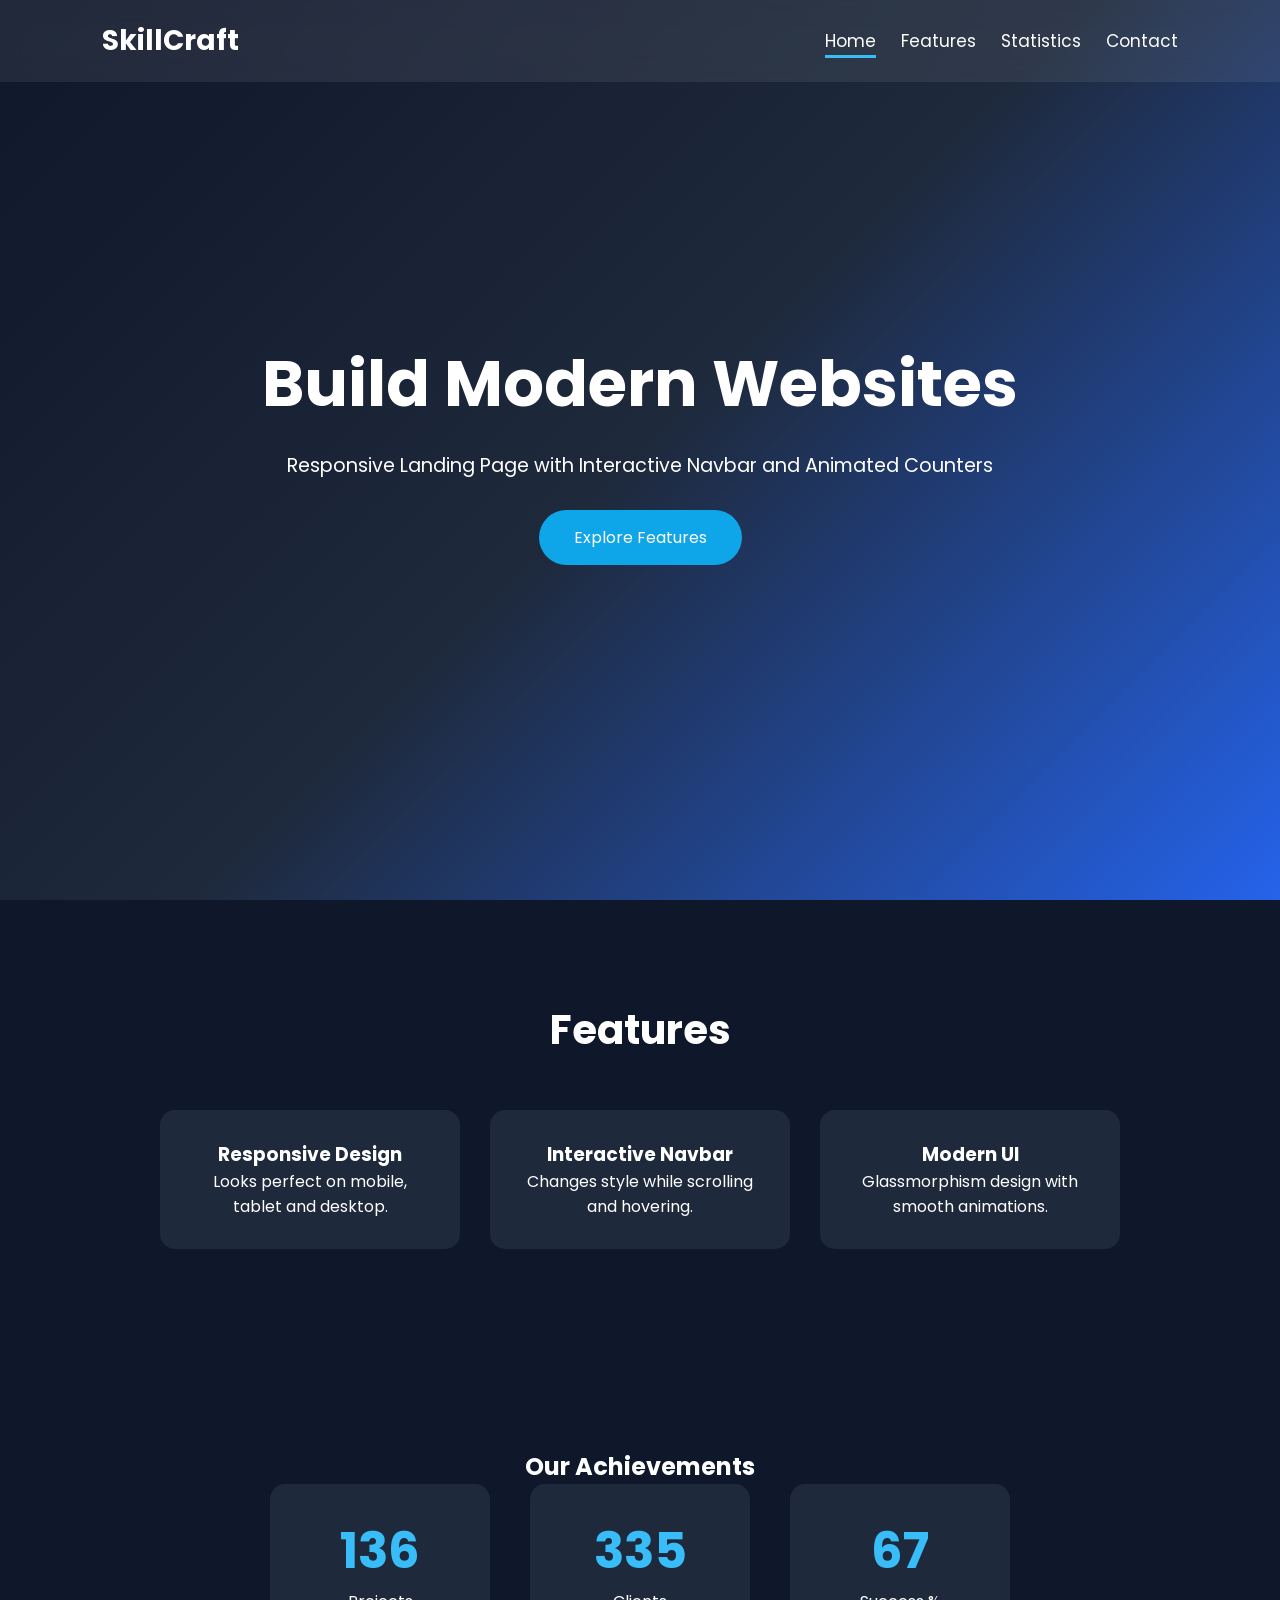
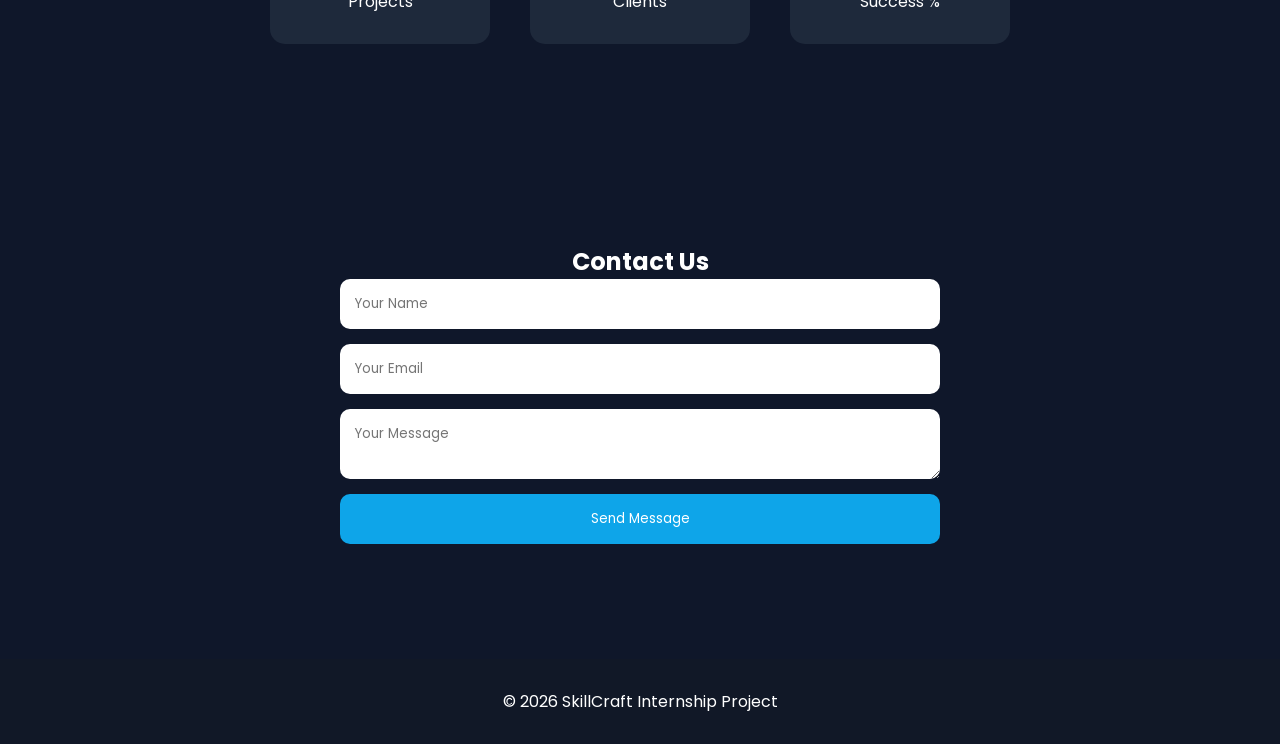
<file: Task1/index.html>
<!DOCTYPE html>
<html lang="en">
<head>
<meta charset="UTF-8">
<meta name="viewport" content="width=device-width, initial-scale=1.0">
<title>SkillCraft Landing Page</title>

<link rel="stylesheet" href="style.css">

<link href="https://fonts.googleapis.com/css2?family=Poppins:wght@300;400;500;600;700&display=swap" rel="stylesheet">

</head>
<body>

<header>
<nav id="navbar">

<div class="logo">
SkillCraft
</div>

<ul class="nav-links">

<li><a href="#home">Home</a></li>

<li><a href="#features">Features</a></li>

<li><a href="#stats">Statistics</a></li>

<li><a href="#contact">Contact</a></li>

</ul>

<div class="menu-btn">
☰
</div>

</nav>
</header>

<section id="home" class="hero">

<div class="hero-content">

<h1>Build Modern Websites</h1>

<p>
Responsive Landing Page with Interactive Navbar and Animated Counters
</p>

<a href="#features" class="btn">
Explore Features
</a>

</div>

</section>

<section id="features" class="features">

<h2>Features</h2>

<div class="cards">

<div class="card">
<h3>Responsive Design</h3>
<p>Looks perfect on mobile, tablet and desktop.</p>
</div>

<div class="card">
<h3>Interactive Navbar</h3>
<p>Changes style while scrolling and hovering.</p>
</div>

<div class="card">
<h3>Modern UI</h3>
<p>Glassmorphism design with smooth animations.</p>
</div>

</div>

</section>

<section id="stats" class="stats">

<h2>Our Achievements</h2>

<div class="counter-container">

<div class="counter-box">
<h3 class="counter" data-target="150">0</h3>
<p>Projects</p>
</div>

<div class="counter-box">
<h3 class="counter" data-target="500">0</h3>
<p>Clients</p>
</div>

<div class="counter-box">
<h3 class="counter" data-target="98">0</h3>
<p>Success %</p>
</div>

</div>

</section>

<section id="contact" class="contact">

<h2>Contact Us</h2>

<form id="contactForm">

<input type="text" id="name" placeholder="Your Name">

<input type="email" id="email" placeholder="Your Email">

<textarea id="message" placeholder="Your Message"></textarea>

<button type="submit">
Send Message
</button>

</form>

<p id="formMessage"></p>

</section>

<footer>

<p>
© 2026 SkillCraft Internship Project
</p>

</footer>

<script src="script.js"></script>

</body>
</html>
</file>
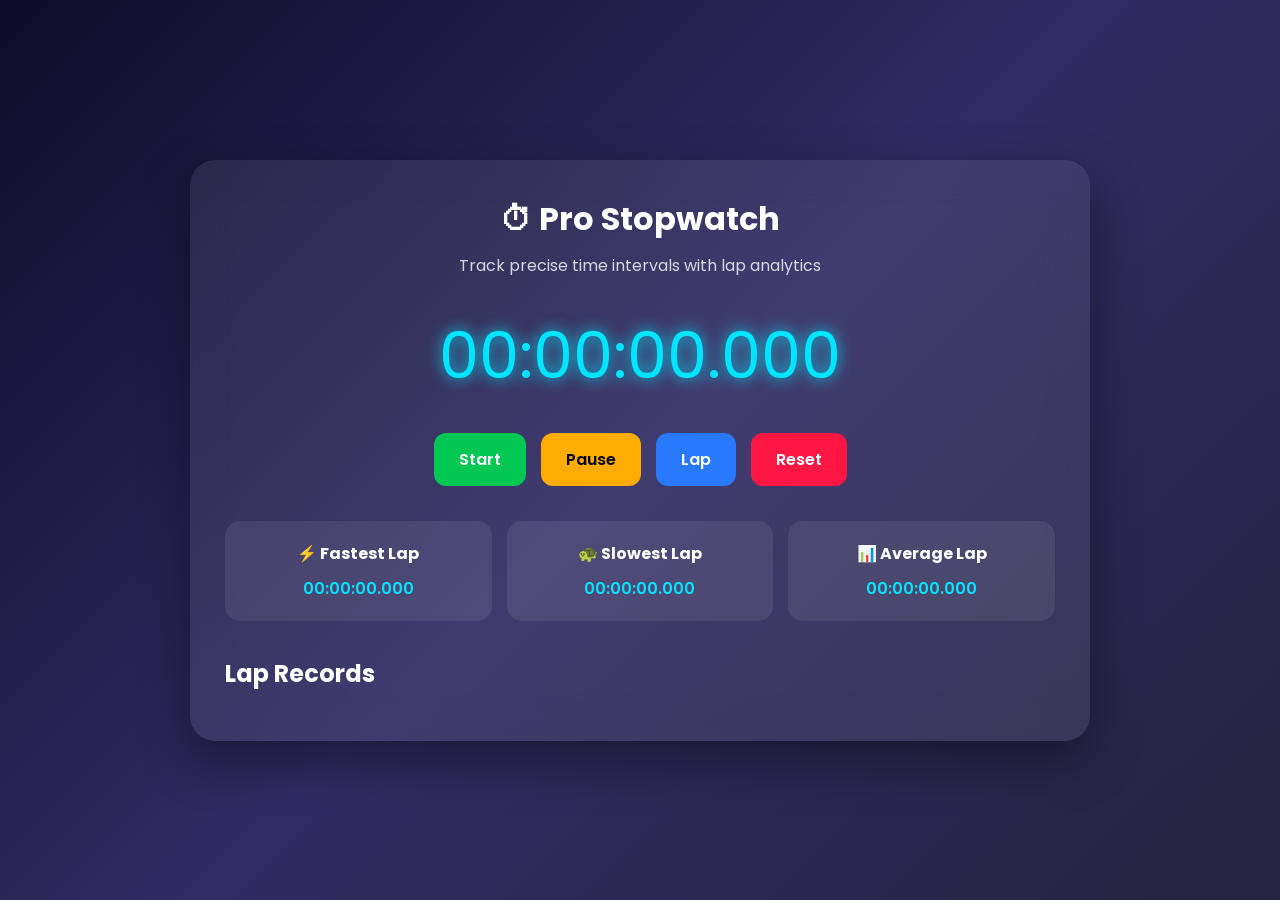
<file: Task2/index.html>
<!DOCTYPE html>
<html lang="en">

<head>
    <meta charset="UTF-8">
    <meta name="viewport" content="width=device-width, initial-scale=1.0">
    <title>Pro Stopwatch - SkillCraft Internship</title>

    <link rel="stylesheet" href="style.css">

    <link href="https://fonts.googleapis.com/css2?family=Poppins:wght@300;400;500;600;700&display=swap"
        rel="stylesheet">
</head>

<body>

    <div class="container">

        <h1>⏱ Pro Stopwatch</h1>

        <p class="subtitle">
            Track precise time intervals with lap analytics
        </p>

        <div id="display">
            00:00:00.000
        </div>

        <div class="buttons">

            <button id="startBtn">
                Start
            </button>

            <button id="pauseBtn">
                Pause
            </button>

            <button id="lapBtn">
                Lap
            </button>

            <button id="resetBtn">
                Reset
            </button>

        </div>

        <div class="stats">

            <div class="stat-card">

                <h4>⚡ Fastest Lap</h4>

                <span id="fastest">
                    00:00:00.000
                </span>

            </div>

            <div class="stat-card">

                <h4>🐢 Slowest Lap</h4>

                <span id="slowest">
                    00:00:00.000
                </span>

            </div>

            <div class="stat-card">

                <h4>📊 Average Lap</h4>

                <span id="average">
                    00:00:00.000
                </span>

            </div>

        </div>

        <div class="laps-container">

            <h2>Lap Records</h2>

            <ul id="laps"></ul>

        </div>

    </div>

    <script src="script.js"></script>

</body>

</html>
</file>
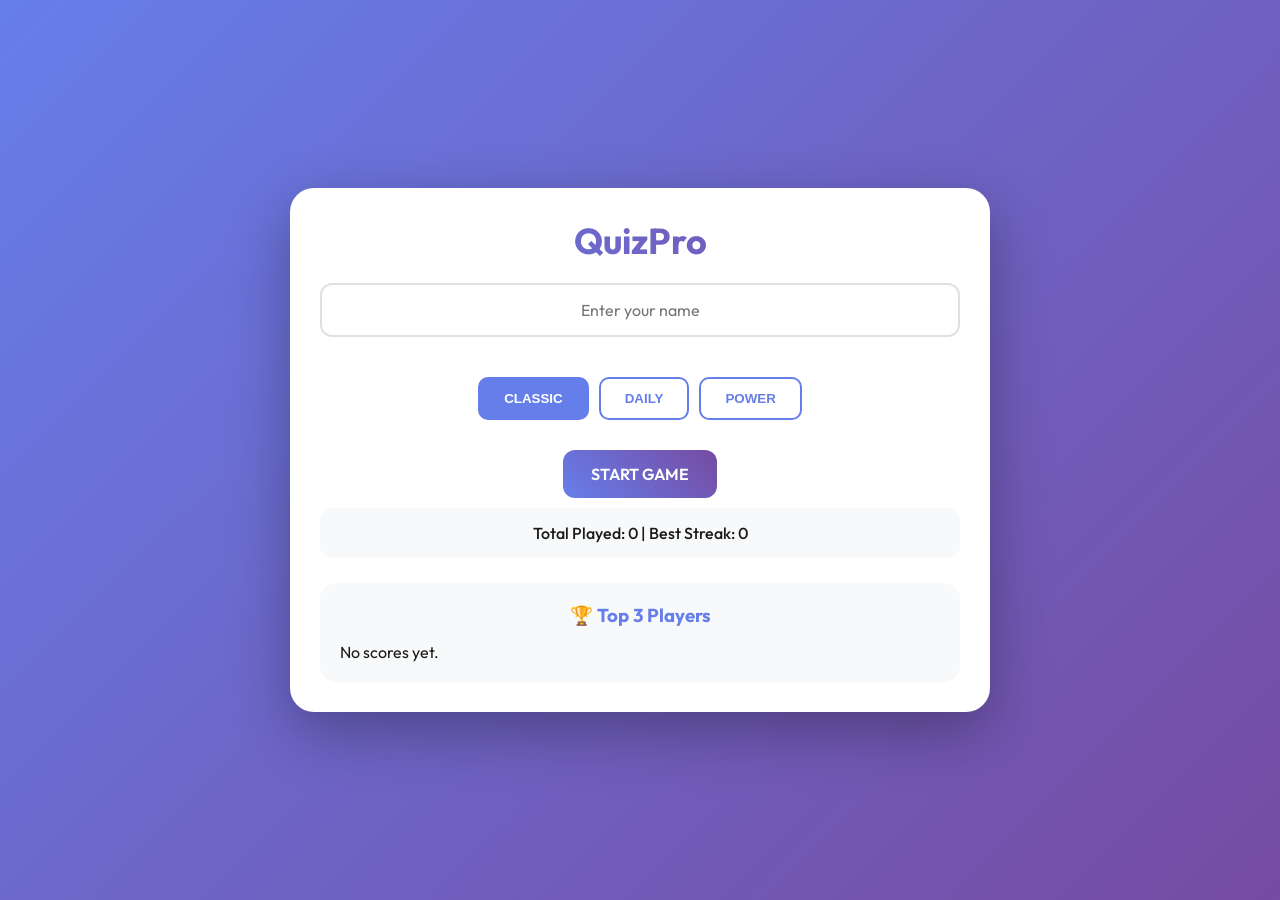
<file: Task3/index.html>
<!DOCTYPE html>
<html lang="en">
<head>
  <meta charset="UTF-8">
  <meta name="viewport" content="width=device-width, initial-scale=1.0">
  <title>QuizPro Max</title>
  <link rel="stylesheet" href="style.css">
</head>
<body>
  <div class="container">
    <!-- Start Screen -->
    <div class="screen start-screen active" id="startScreen">
      <h1 class="logo">QuizPro</h1>
      <input type="text" id="playerName" placeholder="Enter your name" maxlength="15">
      
      <div class="mode-select">
        <button class="mode-btn active" onclick="selectMode('classic')">CLASSIC</button>
        <button class="mode-btn" onclick="selectMode('daily')">DAILY</button>
        <button class="mode-btn" onclick="selectMode('power')">POWER</button>
      </div>

      <input type="text" class="ai-input" id="aiTopic" placeholder="Enter topic for AI Mode: e.g. Space, Marvel" style="display:none;">

      <button class="btn start-btn" onclick="startGame()">START GAME</button>
      
      <div class="profile" id="profile">
        <p>Total Played: <span id="totalPlayed">0</span> | Best Streak: <span id="bestStreakGlobal">0</span></p>
      </div>

      <div class="leaderboard">
        <h3>🏆 Top 3 Players</h3>
        <div id="leaderboardStart"></div>
      </div>
    </div>

    <!-- Game Screen -->
    <div class="screen game-screen" id="gameScreen">
      <div class="header">
        <div class="logo">LVL <span id="questionNum">1</span>/<span id="totalQ">10</span></div>
        <div class="controls">
          <button onclick="toggleSound()" id="soundBtn">🔊</button>
          <button onclick="toggleMusic()" id="musicBtn">🎵</button>
        </div>
      </div>

      <div class="stats">
        <div class="stat-box">Score<div class="stat-value" id="score">0</div></div>
        <div class="stat-box streak" id="streakBox">Streak<div class="stat-value" id="streak">0</div></div>
        <div class="stat-box">Time<div class="stat-value" id="time">15</div></div>
      </div>

      <div class="timer-wrap"><div class="timer" id="timer"></div></div>
      <div class="hint-box" id="hintBox"></div>

      <div class="media-wrap" id="mediaWrap">
        <img class="question-img" id="questionImg" alt="">
        <iframe class="question-video" id="questionVideo" frameborder="0" allow="autoplay; encrypted-media"></iframe>
      </div>

      <div class="question" id="question"></div>

      <div class="lifelines">
        <button class="lifeline" id="fiftyBtn" onclick="useFiftyFifty()">50:50</button>
        <button class="lifeline" id="skipBtn" onclick="skipQuestion()">SKIP</button>
        <button class="lifeline" id="hintBtn" onclick="useHint()">HINT</button>
      </div>

      <div class="options" id="options"></div>
      <button class="btn next-btn" id="nextBtn" onclick="nextQuestion()">NEXT QUESTION</button>
      <div class="explanation" id="explanation"></div>
    </div>

    <!-- End Screen -->
    <div class="screen end-screen" id="endScreen">
      <h1>GAME OVER</h1>
      <p style="font-size: 24px; margin: 20px 0;">Score: <span id="finalScore"></span></p>
      <p>Accuracy: <span id="accuracy"></span>%</p>
      <p>Best Streak: <span id="bestStreakEnd"></span>x</p>
      <p id="rankText" style="margin: 20px 0; color: var(--yellow); font-size: 20px;"></p>
      <button class="btn restart-btn" onclick="location.reload()">MAIN MENU</button>
      <button class="btn" onclick="shareScore()">SHARE SCORE</button>
      
      <div class="leaderboard">
        <h3>🏆 Top 3 Players</h3>
        <div id="leaderboardEnd"></div>
      </div>
    </div>
  </div>

  <script src="script.js"></script>
</body>
</html>
</file>
<file: Task1/style.css>
*{
margin:0;
padding:0;
box-sizing:border-box;
font-family:'Poppins',sans-serif;
}

html{
scroll-behavior:smooth;
}

body{
background:#0f172a;
color:white;
overflow-x:hidden;
}

/* NAVBAR */

#navbar{
position:fixed;
top:0;
left:0;
width:100%;
display:flex;
justify-content:space-between;
align-items:center;
padding:20px 8%;
z-index:1000;

background:rgba(255,255,255,0.08);
backdrop-filter:blur(12px);

transition:.4s;
}

#navbar.scrolled{
background:#0ea5e9;
box-shadow:0 4px 20px rgba(0,0,0,.3);
}

.logo{
font-size:28px;
font-weight:700;
}

.nav-links{
display:flex;
list-style:none;
}

.nav-links li{
margin-left:25px;
}

.nav-links a{
text-decoration:none;
color:white;
font-size:17px;
position:relative;
transition:.3s;
}

.nav-links a::after{
content:"";
position:absolute;
left:0;
bottom:-5px;
width:0;
height:3px;
background:#38bdf8;
transition:.3s;
}

.nav-links a:hover::after,
.nav-links a.active::after{
width:100%;
}

.nav-links a:hover{
color:#38bdf8;
}

.menu-btn{
display:none;
font-size:28px;
cursor:pointer;
}

/* HERO */

.hero{
height:100vh;

display:flex;
justify-content:center;
align-items:center;
text-align:center;

background:
linear-gradient(
135deg,
#0f172a,
#1e293b,
#2563eb
);

animation:bgMove 8s infinite alternate;
}

@keyframes bgMove{
0%{background-position:left;}
100%{background-position:right;}
}

.hero-content h1{
font-size:4rem;
margin-bottom:20px;
}

.hero-content p{
font-size:1.2rem;
margin-bottom:30px;
}

.btn{
display:inline-block;
padding:15px 35px;
background:#0ea5e9;
color:white;
text-decoration:none;
border-radius:40px;
transition:.3s;
}

.btn:hover{
transform:translateY(-5px);
box-shadow:0 10px 20px rgba(14,165,233,.5);
}

/* FEATURES */

.features{
padding:100px 10%;
text-align:center;
}

.features h2{
margin-bottom:50px;
font-size:40px;
}

.cards{
display:flex;
justify-content:center;
gap:30px;
flex-wrap:wrap;
}

.card{
background:#1e293b;
padding:30px;
width:300px;
border-radius:15px;
transition:.4s;
}

.card:hover{
transform:translateY(-10px);
box-shadow:0 15px 25px rgba(14,165,233,.4);
}

/* STATS */

.stats{
padding:100px 10%;
text-align:center;
}

.counter-container{
display:flex;
justify-content:center;
gap:40px;
flex-wrap:wrap;
}

.counter-box{
background:#1e293b;
padding:30px;
width:220px;
border-radius:15px;
}

.counter{
font-size:50px;
color:#38bdf8;
}

/* CONTACT */

.contact{
padding:100px 10%;
text-align:center;
}

form{
max-width:600px;
margin:auto;
display:flex;
flex-direction:column;
gap:15px;
}

input,
textarea{
padding:15px;
border:none;
border-radius:10px;
}

button{
padding:15px;
background:#0ea5e9;
color:white;
border:none;
border-radius:10px;
cursor:pointer;
}

button:hover{
opacity:.9;
}

#formMessage{
margin-top:15px;
color:#38bdf8;
}

/* FOOTER */

footer{
padding:30px;
text-align:center;
background:#111827;
}

/* RESPONSIVE */

@media(max-width:768px){

.menu-btn{
display:block;
}

.nav-links{
position:absolute;
top:80px;
right:-100%;
background:#111827;
width:250px;
flex-direction:column;
text-align:center;
transition:.4s;
}

.nav-links.active{
right:0;
}

.nav-links li{
margin:20px 0;
}

.hero-content h1{
font-size:2.5rem;
}
}
</file>
<file: Task2/style.css>
*{
    margin:0;
    padding:0;
    box-sizing:border-box;
    font-family:'Poppins',sans-serif;
}

body{
    min-height:100vh;

    display:flex;
    justify-content:center;
    align-items:center;

    background:
    linear-gradient(
        135deg,
        #0f0c29,
        #302b63,
        #24243e
    );

    color:white;

    padding:20px;
}

.container{

    width:95%;
    max-width:900px;

    padding:35px;

    border-radius:25px;

    background:
    rgba(255,255,255,.08);

    backdrop-filter:blur(20px);

    box-shadow:
    0 20px 50px rgba(0,0,0,.4);

}

h1{
    text-align:center;
    margin-bottom:10px;
}

.subtitle{
    text-align:center;
    opacity:.8;
    margin-bottom:25px;
}

#display{

    font-size:4rem;

    text-align:center;

    color:#00e5ff;

    margin:30px 0;

    text-shadow:
    0 0 15px #00e5ff;

}

.buttons{

    display:flex;

    justify-content:center;

    flex-wrap:wrap;

    gap:15px;

}

button{

    padding:14px 25px;

    border:none;

    border-radius:12px;

    cursor:pointer;

    font-size:16px;

    font-weight:600;

    transition:.3s;

}

button:hover{

    transform:translateY(-4px);

}

#startBtn{
    background:#00c853;
    color:white;
}

#pauseBtn{
    background:#ffab00;
    color:black;
}

#lapBtn{
    background:#2979ff;
    color:white;
}

#resetBtn{
    background:#ff1744;
    color:white;
}

.stats{

    display:grid;

    grid-template-columns:
    repeat(auto-fit,minmax(200px,1fr));

    gap:15px;

    margin-top:35px;

}

.stat-card{

    background:
    rgba(255,255,255,.08);

    padding:20px;

    border-radius:15px;

    text-align:center;

}

.stat-card span{

    display:block;

    margin-top:10px;

    color:#00e5ff;

    font-weight:600;

}

.laps-container{

    margin-top:35px;

}

.laps-container h2{

    margin-bottom:15px;

}

#laps{

    list-style:none;

    max-height:320px;

    overflow-y:auto;

}

#laps li{

    background:
    rgba(255,255,255,.06);

    padding:15px;

    margin-bottom:12px;

    border-radius:12px;

    display:flex;

    justify-content:space-between;

    align-items:center;

    flex-wrap:wrap;

    gap:10px;

}

#laps li strong{
    color:#00e5ff;
}

@media(max-width:768px){

    #display{
        font-size:2.2rem;
    }

    .buttons{
        flex-direction:column;
    }

    button{
        width:100%;
    }

    #laps li{
        flex-direction:column;
        align-items:flex-start;
    }
}
.popup{

    position:fixed;

    top:20px;

    right:20px;

    background:#00c853;

    color:white;

    padding:15px 25px;

    border-radius:10px;

    font-weight:600;

    z-index:9999;

    opacity:0;

    transform:translateY(-20px);

    transition:.4s;

}

.popup.show{

    opacity:1;

    transform:translateY(0);

}
</file>
<file: Task3/style.css>
@import url('https://fonts.googleapis.com/css2?family=Outfit:wght@300;400;500;600;700&display=swap');

:root {
  --bg1: #667eea;
  --bg2: #764ba2;
  --card: #ffffff;
  --accent: #667eea;
  --accent2: #764ba2;
  --text: #1a1a1a;
  --green: #2ecc71;
  --red: #e74c3c;
  --yellow: #f1c40f;
}

* { margin: 0; padding: 0; box-sizing: border-box; }

body {
  font-family: 'Outfit', sans-serif;
  background: linear-gradient(135deg, var(--bg1), var(--bg2));
  color: var(--text);
  min-height: 100vh;
  display: flex;
  align-items: center;
  justify-content: center;
  padding: 20px;
}

.container {
  width: 100%;
  max-width: 700px;
  background: var(--card);
  border-radius: 24px;
  padding: 30px;
  box-shadow: 0 20px 60px rgba(0,0,0,0.3);
}

.header {
  display: flex;
  justify-content: space-between;
  align-items: center;
  margin-bottom: 20px;
}

.logo {
  font-size: 28px;
  font-weight: 700;
  background: linear-gradient(45deg, var(--accent), var(--accent2));
  -webkit-background-clip: text;
  -webkit-text-fill-color: transparent;
}

.controls button {
  background: transparent;
  border: 2px solid var(--accent);
  color: var(--accent);
  padding: 8px 12px;
  border-radius: 8px;
  cursor: pointer;
  margin-left: 8px;
  transition: all 0.2s;
  font-size: 18px;
}

.controls button:hover {
  background: var(--accent);
  color: white;
  transform: scale(1.1);
}

#playerName {
  width: 100%;
  padding: 15px;
  border: 2px solid #e0e0e0;
  border-radius: 12px;
  font-size: 16px;
  font-family: inherit;
  margin-bottom: 20px;
  text-align: center;
  transition: all 0.2s;
}

#playerName:focus {
  outline: none;
  border-color: var(--accent);
}

.stats {
  display: grid;
  grid-template-columns: repeat(3, 1fr);
  gap: 12px;
  margin-bottom: 20px;
}

.stat-box {
  background: #f8f9fa;
  padding: 12px;
  border-radius: 12px;
  text-align: center;
  font-size: 13px;
  font-weight: 500;
}

.stat-value {
  font-size: 22px;
  font-weight: 700;
  display: block;
  color: var(--accent);
  margin-top: 4px;
}

.streak.active .stat-value { color: var(--yellow); animation: pulse 0.5s infinite; }

@keyframes pulse {
  0%, 100% { transform: scale(1); }
  50% { transform: scale(1.1); }
}

.timer-wrap {
  width: 100%;
  height: 10px;
  background: #e0e0e0;
  border-radius: 10px;
  margin-bottom: 20px;
  overflow: hidden;
}

.timer {
  height: 100%;
  background: linear-gradient(90deg, var(--green), var(--yellow), var(--red));
  width: 100%;
  transition: width 0.1s linear;
}

.timer.danger { animation: timerPulse 0.5s infinite; }
.timer.paused { background: var(--accent2); }

@keyframes timerPulse {
  0%, 100% { opacity: 1; }
  50% { opacity: 0.5; }
}

.media-wrap {
  margin-bottom: 15px;
  border-radius: 12px;
  overflow: hidden;
  border: 2px solid #e0e0e0;
  display: none;
}

.question-img,.question-video {
  width: 100%;
  max-height: 220px;
  object-fit: cover;
  display: block;
}

.question-video { aspect-ratio: 16/9; border: none; }

.question {
  font-size: 20px;
  font-weight: 500;
  margin-bottom: 20px;
  line-height: 1.5;
  min-height: 60px;
}

.options {
  display: grid;
  gap: 12px;
  margin-bottom: 20px;
}

.option {
  background: #f8f9fa;
  border: 2px solid #e0e0e0;
  color: var(--text);
  padding: 16px;
  border-radius: 12px;
  cursor: pointer;
  transition: all 0.2s;
  text-align: left;
  font-size: 15px;
  font-weight: 500;
}

.option:hover:not(.disabled) {
  border-color: var(--accent);
  transform: translateX(5px);
  background: #f0f4ff;
}

.option.correct {
  background: var(--green);
  border-color: var(--green);
  color: white;
  animation: correctAnim 0.5s;
}

.option.wrong {
  background: var(--red);
  border-color: var(--red);
  color: white;
  animation: shake 0.5s;
}

.option.disabled { opacity: 0.5; cursor: not-allowed; }

@keyframes correctAnim {
  0%, 100% { transform: scale(1); }
  50% { transform: scale(1.03); }
}

@keyframes shake {
  0%, 100% { transform: translateX(0); }
  25% { transform: translateX(-10px); }
  75% { transform: translateX(10px); }
}

.lifelines {
  display: flex;
  gap: 10px;
  margin-bottom: 20px;
  justify-content: center;
  flex-wrap: wrap;
}

.lifeline {
  background: linear-gradient(45deg, var(--accent), var(--accent2));
  border: none;
  color: white;
  padding: 10px 18px;
  border-radius: 8px;
  cursor: pointer;
  font-weight: 600;
  transition: all 0.2s;
  font-size: 13px;
}

.lifeline:hover:not(:disabled) { transform: scale(1.08); }
.lifeline:disabled { opacity: 0.3; cursor: not-allowed; }

.btn {
  background: linear-gradient(45deg, var(--accent), var(--accent2));
  color: white;
  border: none;
  padding: 14px 28px;
  border-radius: 12px;
  font-size: 16px;
  font-weight: 600;
  cursor: pointer;
  transition: all 0.2s;
  font-family: inherit;
}

.btn:hover { opacity: 0.9; transform: scale(1.03); }

.next-btn {
  width: 100%;
  display: none;
}

.screen { display: none; }
.screen.active { display: block; }

.start-screen,.end-screen { text-align: center; }

.start-screen h1 {
  font-size: 36px;
  margin-bottom: 20px;
}

.mode-select {
  display: flex;
  gap: 10px;
  margin: 20px 0;
  justify-content: center;
  flex-wrap: wrap;
}

.mode-btn {
  background: transparent;
  border: 2px solid var(--accent);
  color: var(--accent);
  padding: 12px 24px;
  border-radius: 10px;
  cursor: pointer;
  transition: all 0.2s;
  font-weight: 600;
}

.mode-btn.active,.mode-btn:hover {
  background: var(--accent);
  color: white;
}

.ai-input {
  width: 100%;
  background: #f8f9fa;
  border: 2px solid #e0e0e0;
  color: var(--text);
  padding: 14px;
  border-radius: 12px;
  margin: 15px 0;
  font-family: inherit;
  text-align: center;
  font-size: 15px;
}

.ai-input:focus { outline: none; border-color: var(--accent); }

.start-btn,.restart-btn { margin: 10px 5px; }

.hint-box {
  background: rgba(241, 196, 15, 0.1);
  border: 2px solid var(--yellow);
  padding: 12px;
  border-radius: 12px;
  margin-bottom: 15px;
  font-size: 14px;
  display: none;
  font-weight: 500;
}

.explanation {
  margin-top: 20px;
  padding: 15px;
  background: #f8f9fa;
  border-radius: 12px;
  display: none;
  border-left: 4px solid var(--accent);
}

.leaderboard {
  background: #f8f9fa;
  border-radius: 16px;
  padding: 20px;
  margin-top: 25px;
  text-align: left;
}

.leaderboard h3 {
  color: var(--accent);
  margin-bottom: 15px;
  text-align: center;
}

.leaderboard-item {
  display: flex;
  justify-content: space-between;
  padding: 10px;
  background: white;
  border-radius: 8px;
  margin-bottom: 8px;
  font-weight: 500;
}

.leaderboard-item span:first-child { color: var(--accent); }
.leaderboard-item span:last-child { font-weight: 700; }

.profile {
  background: #f8f9fa;
  padding: 15px;
  border-radius: 12px;
  font-weight: 500;
}

.confetti {
  position: fixed;
  width: 10px;
  height: 10px;
  pointer-events: none;
  animation: confettiFall 3s linear forwards;
}

@keyframes confettiFall {
  to { transform: translateY(100vh) rotate(720deg); opacity: 0; }
}

@media (max-width: 600px) {
 .container { padding: 20px; }
 .question { font-size: 18px; }
 .header { flex-direction: column; gap: 10px; }
 .stats { font-size: 12px; }
 .mode-select { flex-direction: column; }
}
</file>
